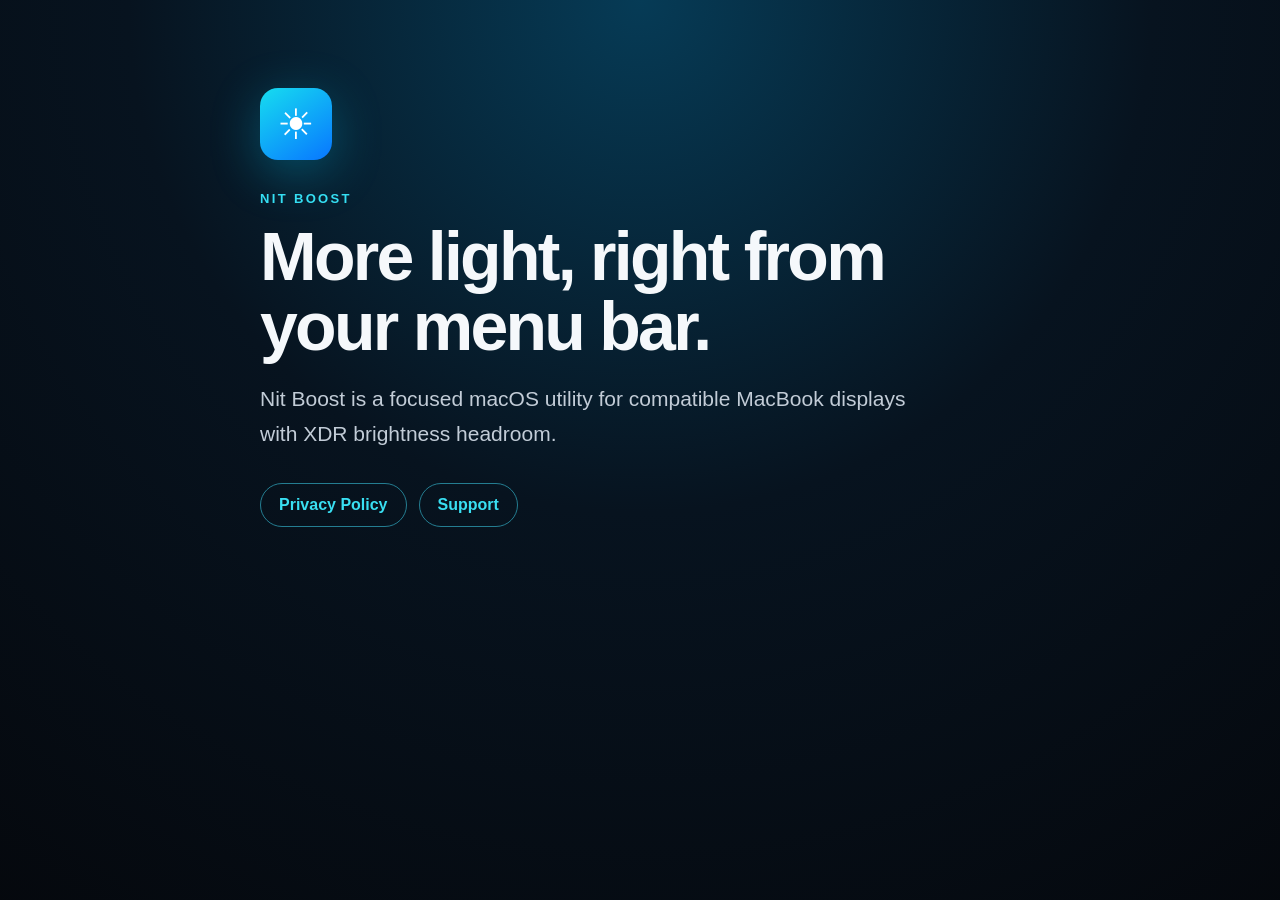
<file: index.html>
<!doctype html>
<html lang="en">
<head>
  <meta charset="utf-8">
  <meta name="viewport" content="width=device-width, initial-scale=1">
  <title>Nit Boost</title>
  <link rel="stylesheet" href="style.css">
</head>
<body>
  <main>
    <div class="icon" aria-hidden="true">☀</div>
    <p class="eyebrow">NIT BOOST</p>
    <h1>More light, right from your menu bar.</h1>
    <p class="lede">Nit Boost is a focused macOS utility for compatible MacBook displays with XDR brightness headroom.</p>
    <nav>
      <a href="privacy/">Privacy Policy</a>
      <a href="support/">Support</a>
    </nav>
  </main>
</body>
</html>
</file>
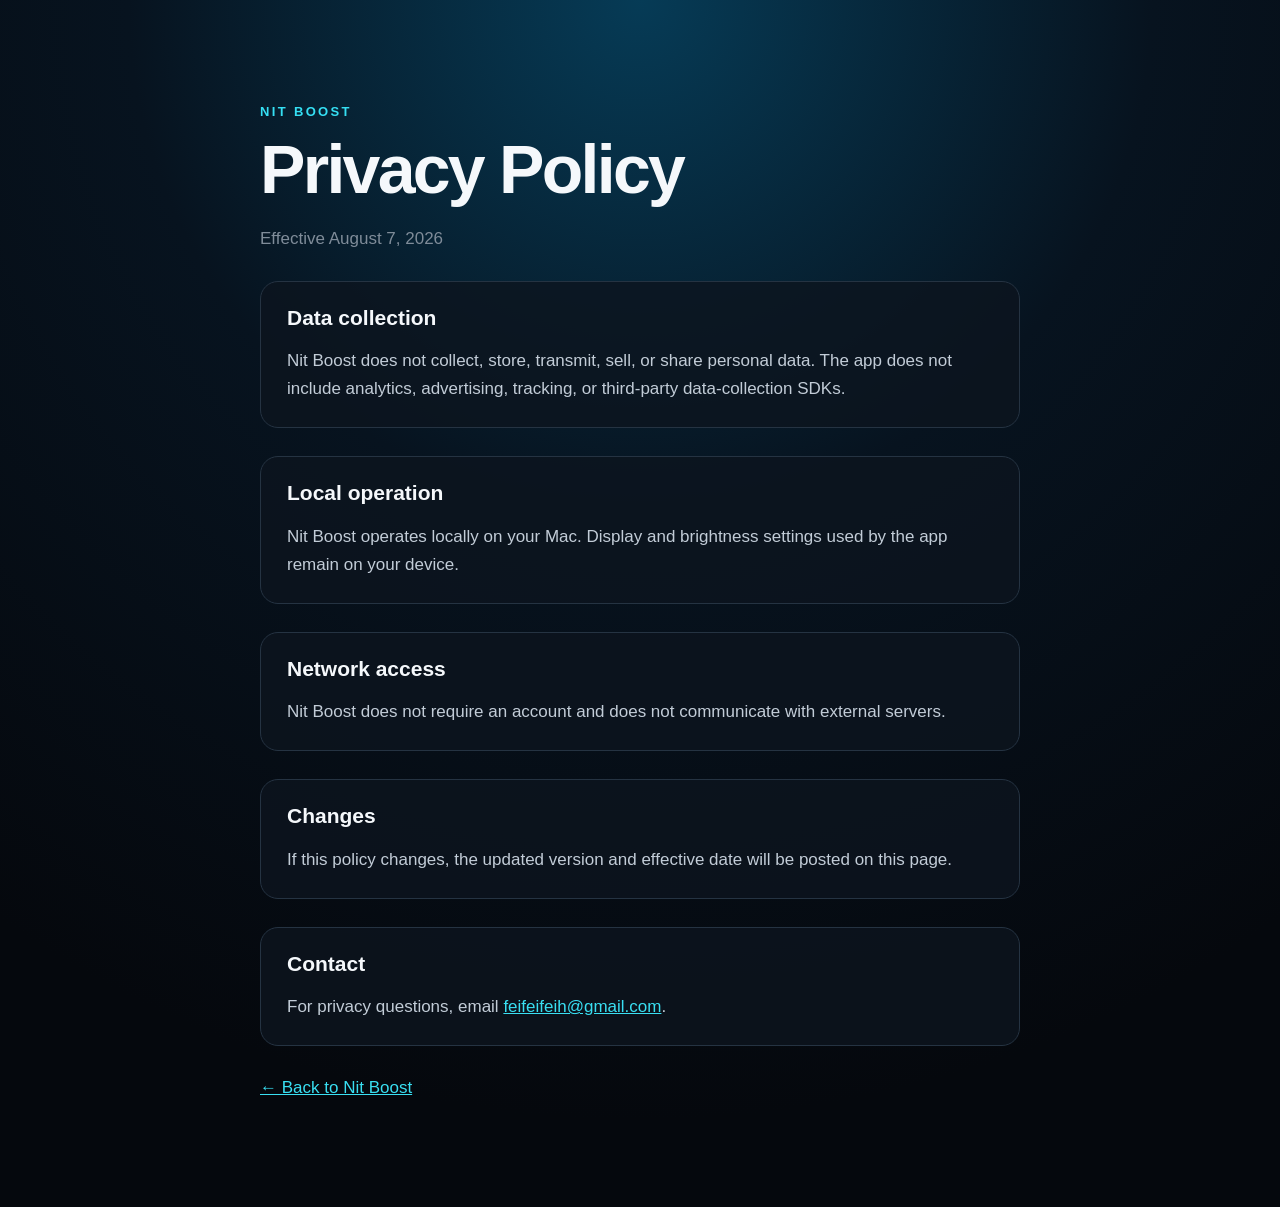
<file: privacy/index.html>
<!doctype html>
<html lang="en">
<head>
  <meta charset="utf-8">
  <meta name="viewport" content="width=device-width, initial-scale=1">
  <title>Privacy Policy — Nit Boost</title>
  <link rel="stylesheet" href="../style.css">
</head>
<body>
  <main>
    <p class="eyebrow">NIT BOOST</p>
    <h1>Privacy Policy</h1>
    <p class="updated">Effective August 7, 2026</p>

    <section>
      <h2>Data collection</h2>
      <p>Nit Boost does not collect, store, transmit, sell, or share personal data. The app does not include analytics, advertising, tracking, or third-party data-collection SDKs.</p>
    </section>

    <section>
      <h2>Local operation</h2>
      <p>Nit Boost operates locally on your Mac. Display and brightness settings used by the app remain on your device.</p>
    </section>

    <section>
      <h2>Network access</h2>
      <p>Nit Boost does not require an account and does not communicate with external servers.</p>
    </section>

    <section>
      <h2>Changes</h2>
      <p>If this policy changes, the updated version and effective date will be posted on this page.</p>
    </section>

    <section>
      <h2>Contact</h2>
      <p>For privacy questions, email <a href="mailto:feifeifeih@gmail.com">feifeifeih@gmail.com</a>.</p>
    </section>

    <p><a href="../">← Back to Nit Boost</a></p>
  </main>
</body>
</html>
</file>
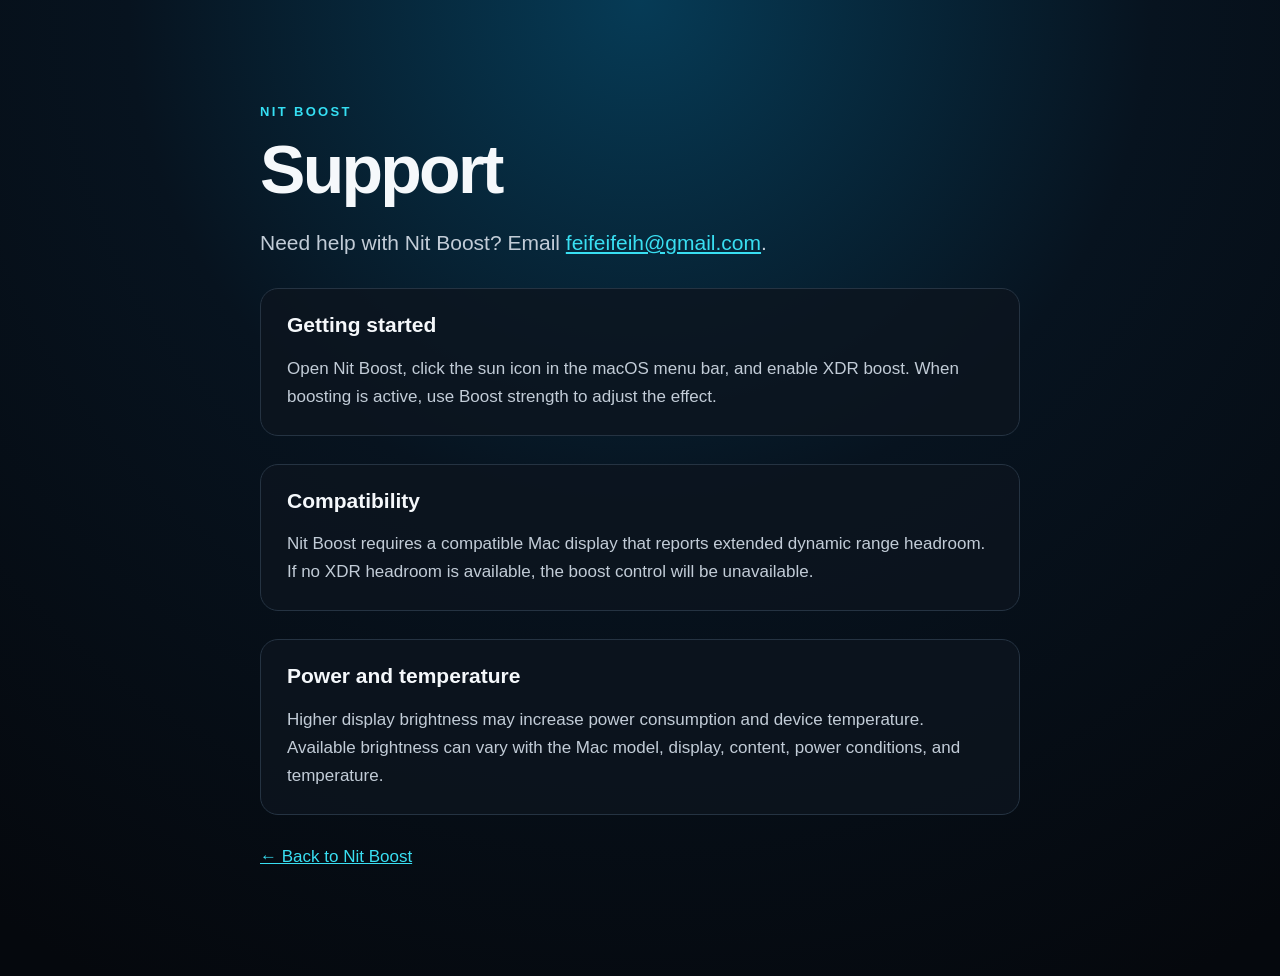
<file: support/index.html>
<!doctype html>
<html lang="en">
<head>
  <meta charset="utf-8">
  <meta name="viewport" content="width=device-width, initial-scale=1">
  <title>Support — Nit Boost</title>
  <link rel="stylesheet" href="../style.css">
</head>
<body>
  <main>
    <p class="eyebrow">NIT BOOST</p>
    <h1>Support</h1>
    <p class="lede">Need help with Nit Boost? Email <a href="mailto:feifeifeih@gmail.com">feifeifeih@gmail.com</a>.</p>

    <section>
      <h2>Getting started</h2>
      <p>Open Nit Boost, click the sun icon in the macOS menu bar, and enable XDR boost. When boosting is active, use Boost strength to adjust the effect.</p>
    </section>

    <section>
      <h2>Compatibility</h2>
      <p>Nit Boost requires a compatible Mac display that reports extended dynamic range headroom. If no XDR headroom is available, the boost control will be unavailable.</p>
    </section>

    <section>
      <h2>Power and temperature</h2>
      <p>Higher display brightness may increase power consumption and device temperature. Available brightness can vary with the Mac model, display, content, power conditions, and temperature.</p>
    </section>

    <p><a href="../">← Back to Nit Boost</a></p>
  </main>
</body>
</html>
</file>
<file: style.css>
:root {
  color-scheme: dark;
  font-family: -apple-system, BlinkMacSystemFont, "Segoe UI", sans-serif;
  background: #05080d;
  color: #f5f8fb;
}

* { box-sizing: border-box; }

body {
  margin: 0;
  min-height: 100vh;
  background: radial-gradient(circle at 50% 0%, #063b56 0, #07131f 32rem, #05080d 70rem);
}

main {
  width: min(760px, calc(100% - 40px));
  margin: 0 auto;
  padding: 88px 0;
}

.icon {
  display: grid;
  place-items: center;
  width: 72px;
  height: 72px;
  border-radius: 18px;
  margin-bottom: 28px;
  background: linear-gradient(145deg, #16ddf0, #0876ff);
  box-shadow: 0 12px 50px #03bde855;
  color: white;
  font-size: 42px;
}

.eyebrow {
  color: #35dff3;
  font-size: 13px;
  font-weight: 700;
  letter-spacing: .18em;
}

h1 {
  max-width: 680px;
  margin: 12px 0 20px;
  font-size: clamp(40px, 7vw, 68px);
  line-height: 1.02;
  letter-spacing: -.04em;
}

h2 { margin-top: 0; font-size: 21px; }

p { color: #c2ccd7; font-size: 17px; line-height: 1.65; }
.lede { max-width: 650px; font-size: 21px; }
.updated { color: #7f8c99; }

section {
  margin: 28px 0;
  padding: 24px 26px;
  border: 1px solid #253342;
  border-radius: 18px;
  background: #0d151fcc;
}

section p { margin-bottom: 0; }

nav { display: flex; flex-wrap: wrap; gap: 12px; margin-top: 32px; }
a { color: #39dff2; }
nav a {
  padding: 12px 18px;
  border: 1px solid #247d91;
  border-radius: 999px;
  text-decoration: none;
  font-weight: 600;
}
</file>
